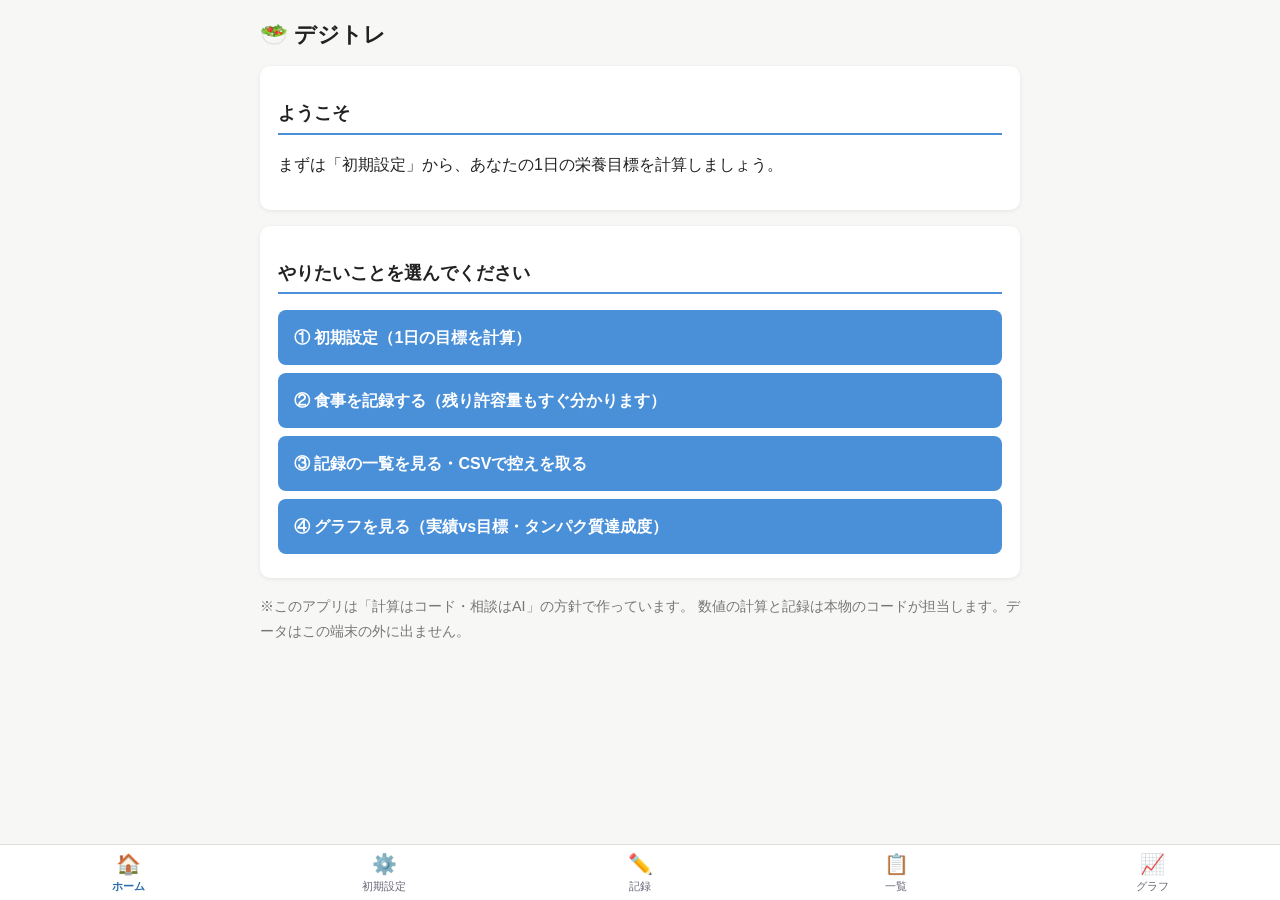
<file: docs/index.html>
<!DOCTYPE html>
<!--
  デジトレ PWA版：唯一のHTML（1枚のページの中で画面を切り替える方式＝SPA）

  PC版（Flask）はページを行き来するたびにサーバーがHTMLを作っていたが、
  PWA版はサーバーが無いので、全画面をこの1枚に用意しておき、
  app.js が「いま見せる画面」だけを表示する（他は hidden で隠す）。
-->
<html lang="ja">
<head>
  <meta charset="utf-8">
  <!-- viewport-fit=cover：iPhoneの画面の丸い角・ノッチまで使う宣言（下のタブバー配置に必要） -->
  <meta name="viewport" content="width=device-width, initial-scale=1, viewport-fit=cover">
  <title>デジトレ</title>

  <!-- PWAの設定ファイル（アプリ名・アイコン・全画面表示などの宣言） -->
  <link rel="manifest" href="manifest.webmanifest">
  <meta name="theme-color" content="#4a90d9">

  <!-- iPhoneで「ホーム画面に追加」したときのアイコンとアプリ扱いの宣言 -->
  <link rel="apple-touch-icon" href="icons/apple-touch-icon.png">
  <meta name="apple-mobile-web-app-capable" content="yes">
  <meta name="mobile-web-app-capable" content="yes">
  <meta name="apple-mobile-web-app-title" content="デジトレ">
  <meta name="apple-mobile-web-app-status-bar-style" content="default">

  <link rel="icon" href="icons/icon-192.png">
  <link rel="stylesheet" href="style.css">
</head>
<body>
  <h1>🥗 デジトレ</h1>

  <!-- 一言メッセージ（PC版の flash と同じ役目。app.js が出し入れする） -->
  <div id="flash" class="flash" hidden></div>

  <main>
    <!-- ================= 画面①：ホーム（メニュー） ================= -->
    <section id="view-home">
      <div class="card">
        <h2>ようこそ</h2>
        <!-- 初期設定済みなら今の目標、未設定なら案内を app.js が入れる -->
        <div id="home-summary"></div>
      </div>
      <div class="card menu">
        <h2>やりたいことを選んでください</h2>
        <a href="#onboarding">① 初期設定（1日の目標を計算）</a>
        <a href="#record">② 食事を記録する（残り許容量もすぐ分かります）</a>
        <a href="#records">③ 記録の一覧を見る・CSVで控えを取る</a>
        <a href="#charts">④ グラフを見る（実績vs目標・タンパク質達成度）</a>
      </div>
    </section>

    <!-- ================= 画面②：初期設定（オンボーディング） ================= -->
    <section id="view-onboarding" hidden>
      <div class="card">
        <h2>初期設定（あなたの情報）</h2>
        <p class="muted">入力した情報から、1日の目標カロリーとPFC（タンパク質・脂質・炭水化物）を計算します。
           計算も保存も、すべてこの端末の中だけで行われます。</p>

        <form id="onboarding-form">
          <label>性別</label>
          <select name="gender" required>
            <option value="male">男性</option>
            <option value="female">女性</option>
          </select>

          <label>年齢（歳）</label>
          <input type="number" name="age" min="10" max="100" step="1" value="30" required>

          <label>身長（cm）</label>
          <input type="number" name="height" min="100" max="250" step="0.1" value="170" required>

          <label>現在の体重（kg）</label>
          <input type="number" name="weight" min="20" max="300" step="0.1" value="65" required>

          <label>活動強度（1.2＝低い 〜 1.9＝高い）</label>
          <input type="number" name="activity_level" min="1.2" max="1.9" step="0.05" value="1.5" required>

          <label>目的（1日のカロリー増減）</label>
          <select name="goal_offset" required>
            <option value="-250">減量・ゆっくり（-250kcal）</option>
            <option value="-500" selected>減量・標準（-500kcal）</option>
            <option value="-750">減量・ハイペース（-750kcal）</option>
            <option value="0">維持（±0kcal）</option>
            <option value="250">増量・標準（+250kcal）</option>
            <option value="500">増量・しっかり（+500kcal）</option>
          </select>

          <label>PFC戦略</label>
          <select name="strategy" required>
            <option value="①ウェルネス">①ウェルネス（バランス重視）</option>
            <option value="②ヘルスケア">②ヘルスケア（たんぱく質しっかり）</option>
            <option value="③ダイエット特化" selected>③ダイエット特化（高P・低F）</option>
            <option value="④筋肥大・競技者">④筋肥大・競技者（P最大）</option>
          </select>

          <button type="submit">この内容で目標を計算する</button>
        </form>
      </div>
    </section>

    <!-- ================= 画面③：目標の計算結果 ================= -->
    <section id="view-result" hidden>
      <div class="card">
        <h2>あなたの1日の目標</h2>
        <table>
          <tr><td class="text">BMR（基礎代謝量＝何もしなくても使うカロリー）</td>
              <td class="num"><span id="r-bmr"></span> kcal</td></tr>
          <tr><td class="text">TDEE（1日の総消費カロリー）</td>
              <td class="num"><span id="r-tdee"></span> kcal</td></tr>
          <tr><td class="text"><strong>目標カロリー</strong></td>
              <td class="num"><strong><span id="r-kcal"></span> kcal</strong></td></tr>
          <tr><td class="text">P タンパク質</td><td class="num"><span id="r-p"></span> g</td></tr>
          <tr><td class="text">F 脂質</td><td class="num"><span id="r-f"></span> g</td></tr>
          <tr><td class="text">C 炭水化物</td><td class="num"><span id="r-c"></span> g</td></tr>
        </table>
      </div>

      <!-- ⑥ 安全警告：極端な設定なら赤く警告、ふつうなら安心メッセージ -->
      <div class="card" id="safety-card">
        <h2>安全チェック</h2>
        <p id="safety-text"></p>
      </div>

      <div class="card">
        <p>目標が決まりました。次は <a href="#record">食事を記録</a>してみましょう。</p>
      </div>
    </section>

    <!-- ================= 画面④：食事を記録 ================= -->
    <section id="view-record" hidden>
      <div class="card">
        <h2>食事を記録する</h2>
        <p class="muted">食べたものを「食品名 グラム」の形で1行ずつ入力してください。
           計算すると「残り許容量」も表示し、この端末に保存します。</p>

        <form id="record-form">
          <label>日付</label>
          <input type="date" name="date">

          <label>体重（kg・未入力なら初期設定の <span id="record-weight-hint"></span>kg を使います）</label>
          <input type="number" name="weight" min="20" max="300" step="0.1">

          <label>メニュー名（例：鶏むね定食）</label>
          <input type="text" name="menu" placeholder="食事">

          <label>食べたもの（1行に「食品名 グラム」）</label>
          <textarea name="meal" placeholder="ごはん（精白米） 200&#10;鶏むね肉（皮なし・生） 150&#10;卵（全卵・生） 50"></textarea>

          <label>判定・備考（空ならカロリーの過不足を自動で記録します）</label>
          <input type="text" name="note" placeholder="（任意）">

          <button type="submit">計算して記録する</button>
        </form>
      </div>

      <div class="card">
        <h2>登録済みの食品名（タップで入力欄に追加）</h2>
        <p class="muted">食品名をタップすると、上の「食べたもの」欄に1行追加されます。
           続けてグラム数を入力してください（量は100gあたりの値から自動で換算します）。</p>
        <ul class="food-list" id="food-list"></ul>
      </div>
    </section>

    <!-- ================= 画面⑤：記録しました（結果） ================= -->
    <section id="view-record-done" hidden>
      <div class="card">
        <h2 id="done-title"></h2>
        <table>
          <tr><th class="text">項目</th><th>実績（食べた量）</th><th>残り許容量</th></tr>
          <tr><td class="text">カロリー</td>
              <td class="num" id="done-kcal-in"></td><td class="num" id="done-kcal-rem"></td></tr>
          <tr><td class="text">P タンパク質</td>
              <td class="num" id="done-p-in"></td><td class="num" id="done-p-rem"></td></tr>
          <tr><td class="text">F 脂質</td>
              <td class="num" id="done-f-in"></td><td class="num" id="done-f-rem"></td></tr>
          <tr><td class="text">C 炭水化物</td>
              <td class="num" id="done-c-in"></td><td class="num" id="done-c-rem"></td></tr>
        </table>
        <p class="muted">「残り許容量」は 目標 − 実績 です。プラス＝まだ食べてよい量、
           マイナス＝食べ過ぎ（オーバー）を表します。</p>
      </div>
      <div class="card">
        <p>続けて <a href="#record">もう1食 記録する</a> ／
           <a href="#charts">グラフを見る</a> ／
           <a href="#records">記録一覧を見る</a></p>
      </div>
    </section>

    <!-- ================= 画面⑥：記録の一覧＋CSV入出力 ================= -->
    <section id="view-records" hidden>
      <div class="card">
        <h2>記録の一覧</h2>
        <div id="records-container"></div>
      </div>

      <div class="card">
        <h2>データの控え（CSV）</h2>
        <p class="muted">記録はこの端末の中だけに保存されています。Safariのデータ消去などで
           消えることがあるため、ときどきCSV（PC版の records.csv と同じ形式）で控えを取ってください。</p>
        <button type="button" id="export-csv">CSVを書き出す（エクスポート）</button>

        <label>CSVの取り込み（records.csv の中身を貼り付け、またはファイルを選択）</label>
        <input type="file" id="import-file" accept=".csv,text/csv">
        <textarea id="import-text" placeholder="日付,体重,メニュー名,合計kcal,..."></textarea>
        <button type="button" id="import-btn" class="secondary">取り込む（今の記録と置き換え）</button>
      </div>
    </section>

    <!-- ================= 画面⑦：グラフ ================= -->
    <section id="view-charts" hidden>
      <div class="card">
        <h2>グラフ</h2>
        <p class="muted">この端末に保存された記録をもとに、開くたびに作り直しています。</p>

        <h3>① カロリー：実績 vs 目標</h3>
        <div class="chart-box"><canvas id="chart-calories"></canvas></div>

        <h3>② タンパク質(P) の達成度</h3>
        <div class="chart-box"><canvas id="chart-protein"></canvas></div>
      </div>
    </section>
  </main>

  <p class="muted footer-note">※このアプリは「計算はコード・相談はAI」の方針で作っています。
     数値の計算と記録は本物のコードが担当します。データはこの端末の外に出ません。</p>

  <!-- 画面下の切り替えバー（iPhoneアプリでおなじみのタブバー） -->
  <nav class="tabbar">
    <a href="#home" data-view="home"><span class="icon">🏠</span>ホーム</a>
    <a href="#onboarding" data-view="onboarding"><span class="icon">⚙️</span>初期設定</a>
    <a href="#record" data-view="record"><span class="icon">✏️</span>記録</a>
    <a href="#records" data-view="records"><span class="icon">📋</span>一覧</a>
    <a href="#charts" data-view="charts"><span class="icon">📈</span>グラフ</a>
  </nav>

  <!-- 部品の読み込み。計算（移植したロジック）→保存→グラフ→画面制御 の順 -->
  <script src="foods.js"></script>
  <script src="targets.js"></script>
  <script src="intake.js"></script>
  <script src="consult.js"></script>
  <script src="safety.js"></script>
  <script src="storage.js"></script>
  <script src="vendor/chart.umd.js"></script>
  <script src="charts.js"></script>
  <script src="app.js"></script>
</body>
</html>
</file>
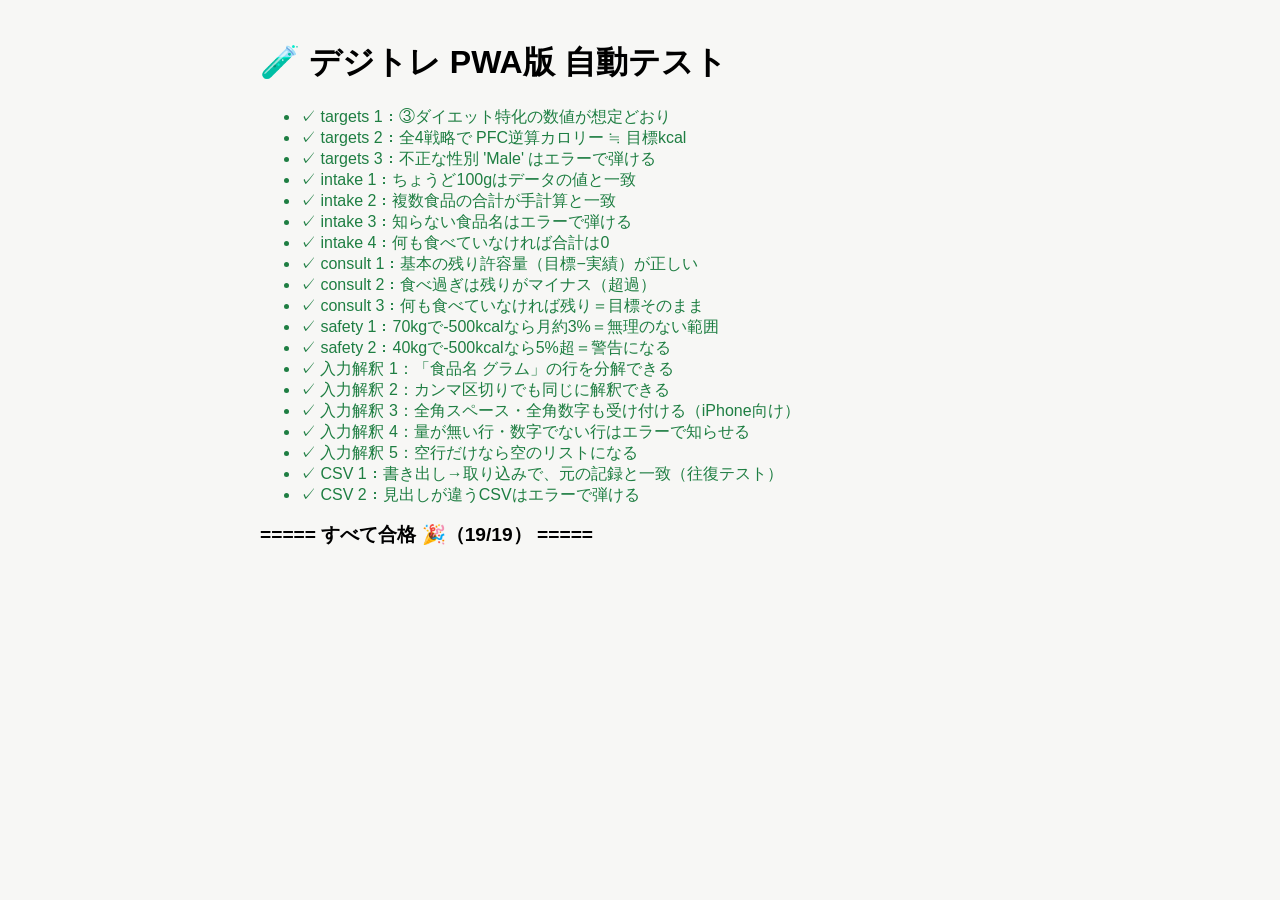
<file: docs/test.html>
<!DOCTYPE html>
<!--
  デジトレ PWA版：自動テストのページ

  このページをブラウザで開くと、移植した計算ロジックのテストが自動で走り、
  結果が ✓（合格）/ ✗（不合格）で一覧表示される。
  内容は PC版の test_targets.py / test_intake.py / test_consult.py と同じ検証＋
  PWA版で追加した部品（入力の解釈・CSV変換・安全判定）のテスト。

  ★Python版とJavaScript版で「同じ計算・同じ結果」を守るための命綱。
    計算ロジックを直したときは、必ずこのページと Python 側のテストの両方を確認する。
-->
<html lang="ja">
<head>
  <meta charset="utf-8">
  <meta name="viewport" content="width=device-width, initial-scale=1">
  <title>デジトレ PWA版 自動テスト</title>
  <style>
    body { font-family: "Hiragino Sans", "Yu Gothic", "Meiryo", sans-serif;
           max-width: 760px; margin: 0 auto; padding: 20px; background: #f7f7f5; }
    li.pass { color: #1e7e42; }
    li.fail { color: #c0392b; font-weight: bold; }
    #summary { font-size: 1.2rem; font-weight: bold; margin-top: 16px; }
  </style>
</head>
<body>
  <h1>🧪 デジトレ PWA版 自動テスト</h1>
  <ul id="results"></ul>
  <p id="summary"></p>

  <!-- テスト対象の部品を読み込む（アプリ本体 app.js は画面用なので読み込まない） -->
  <script src="foods.js"></script>
  <script src="targets.js"></script>
  <script src="intake.js"></script>
  <script src="consult.js"></script>
  <script src="safety.js"></script>
  <script src="storage.js"></script>

  <script>
    // ---------------- テスト用の小さな部品 ----------------

    // 条件が成り立たなければエラーで止める（Python の assert と同じ）
    function assert(condition, message) {
      if (!condition) throw new Error(message || "assertが失敗しました");
    }

    // 2つの数が「ほぼ等しい」か（小数計算の極小誤差を許して比べる）
    function approxEqual(a, b, tol) {
      return Math.abs(a - b) < (tol === undefined ? 0.01 : tol);
    }

    // 共通のテスト人物（test_targets.py と同じ）
    const person = {
      gender: "male", age: 30, height: 170, weight: 70,
      activity_level: 1.5, goal_offset: -500,
    };

    // ---------------- テスト本体 ----------------
    const tests = [

      // ===== targets（test_targets.py と同じ3件） =====
      ["targets 1：③ダイエット特化の数値が想定どおり", () => {
        const r = calculateDailyTargets({ ...person, strategy: "③ダイエット特化" });
        assert(approxEqual(r["BMR"], 1617.5), `BMRが想定外: ${r["BMR"]}`);
        assert(approxEqual(r["TDEE"], 2426.25), `TDEEが想定外: ${r["TDEE"]}`);
        assert(approxEqual(r["Target Kcal"], 1926.25), `目標kcalが想定外: ${r["Target Kcal"]}`);
        assert(approxEqual(r["P(g)"], 144.46875), `Pが想定外: ${r["P(g)"]}`);
        assert(approxEqual(r["F(g)"], 42.80555556), `Fが想定外: ${r["F(g)"]}`);
        assert(approxEqual(r["C(g)"], 240.78125), `Cが想定外: ${r["C(g)"]}`);
      }],

      ["targets 2：全4戦略で PFC逆算カロリー ≒ 目標kcal", () => {
        for (const strategy of Object.keys(STRATEGIES)) {
          const r = calculateDailyTargets({ ...person, strategy });
          const kcalFromPfc = r["P(g)"] * KCAL_PER_GRAM.P
            + r["F(g)"] * KCAL_PER_GRAM.F + r["C(g)"] * KCAL_PER_GRAM.C;
          assert(approxEqual(kcalFromPfc, r["Target Kcal"], 0.1),
            `${strategy}: PFC逆算${kcalFromPfc} と 目標${r["Target Kcal"]} がズレている`);
        }
      }],

      ["targets 3：不正な性別 'Male' はエラーで弾ける", () => {
        let raised = false;
        try {
          calculateDailyTargets({ ...person, gender: "Male", strategy: "①ウェルネス" });
        } catch (e) { raised = true; }
        assert(raised, "不正な性別なのにエラーが出なかった");
      }],

      // ===== intake（test_intake.py と同じ4件） =====
      ["intake 1：ちょうど100gはデータの値と一致", () => {
        const r = calculateIntake([["ごはん（精白米）", 100]]);
        assert(approxEqual(r.kcal, 156), `kcal想定外: ${r.kcal}`);
        assert(approxEqual(r.P, 2.5), `P想定外: ${r.P}`);
        assert(approxEqual(r.F, 0.3), `F想定外: ${r.F}`);
        assert(approxEqual(r.C, 37.1), `C想定外: ${r.C}`);
      }],

      ["intake 2：複数食品の合計が手計算と一致", () => {
        // ごはん200g（倍率2）＋卵50g（倍率0.5）→ kcal383, P11.1, F5.7, C74.4
        const r = calculateIntake([["ごはん（精白米）", 200], ["卵（全卵・生）", 50]]);
        assert(approxEqual(r.kcal, 383), `kcal想定外: ${r.kcal}`);
        assert(approxEqual(r.P, 11.1), `P想定外: ${r.P}`);
        assert(approxEqual(r.F, 5.7), `F想定外: ${r.F}`);
        assert(approxEqual(r.C, 74.4), `C想定外: ${r.C}`);
      }],

      ["intake 3：知らない食品名はエラーで弾ける", () => {
        let raised = false;
        try { calculateIntake([["存在しない食品", 100]]); } catch (e) { raised = true; }
        assert(raised, "知らない食品名なのにエラーが出なかった");
      }],

      ["intake 4：何も食べていなければ合計は0", () => {
        const r = calculateIntake([]);
        assert(r.kcal === 0 && r.P === 0 && r.F === 0 && r.C === 0, `空なのに0でない: ${JSON.stringify(r)}`);
      }],

      // ===== consult（test_consult.py と同じ3件） =====
      ["consult 1：基本の残り許容量（目標−実績）が正しい", () => {
        const TARGETS = { "Target Kcal": 2000.0, "P(g)": 150.0, "F(g)": 50.0, "C(g)": 250.0 };
        const r = calculateRemaining(TARGETS, { kcal: 1200.0, P: 90.0, F: 30.0, C: 150.0 });
        assert(approxEqual(r.kcal, 800.0), `kcal残り想定外: ${r.kcal}`);
        assert(approxEqual(r.P, 60.0), `P残り想定外: ${r.P}`);
        assert(approxEqual(r.F, 20.0), `F残り想定外: ${r.F}`);
        assert(approxEqual(r.C, 100.0), `C残り想定外: ${r.C}`);
      }],

      ["consult 2：食べ過ぎは残りがマイナス（超過）", () => {
        const TARGETS = { "Target Kcal": 2000.0, "P(g)": 150.0, "F(g)": 50.0, "C(g)": 250.0 };
        const r = calculateRemaining(TARGETS, { kcal: 2300.0, P: 100.0, F: 70.0, C: 280.0 });
        assert(r.kcal < 0, `超過なのにkcalがマイナスでない: ${r.kcal}`);
        assert(approxEqual(r.kcal, -300.0), `超過kcal想定外: ${r.kcal}`);
        assert(approxEqual(r.F, -20.0), `超過F想定外: ${r.F}`);
      }],

      ["consult 3：何も食べていなければ残り＝目標そのまま", () => {
        const TARGETS = { "Target Kcal": 2000.0, "P(g)": 150.0, "F(g)": 50.0, "C(g)": 250.0 };
        const r = calculateRemaining(TARGETS, { kcal: 0.0, P: 0.0, F: 0.0, C: 0.0 });
        assert(approxEqual(r.kcal, 2000.0), `kcal想定外: ${r.kcal}`);
        assert(approxEqual(r.P, 150.0), `P想定外: ${r.P}`);
      }],

      // ===== safety（PWA版で追加。safety.py の式どおりかを検証） =====
      ["safety 1：70kgで-500kcalなら月約3%＝無理のない範囲", () => {
        const s = evaluateSafety(70, -500);
        // 月の変化 = -500*30/7200 = -2.0833…kg、割合 = 2.0833/70*100 = 2.976…%
        assert(approxEqual(s.monthly_change_kg, -2.083333), `月変化想定外: ${s.monthly_change_kg}`);
        assert(approxEqual(s.percent, 2.97619), `割合想定外: ${s.percent}`);
        assert(s.is_extreme === false, "5%未満なのに警告になっている");
      }],

      ["safety 2：40kgで-500kcalなら5%超＝警告になる", () => {
        const s = evaluateSafety(40, -500);
        assert(approxEqual(s.percent, 5.208333), `割合想定外: ${s.percent}`);
        assert(s.is_extreme === true, "5%超なのに警告になっていない");
      }],

      // ===== parseMealText（PWA版で追加。入力の解釈） =====
      ["入力解釈 1：「食品名 グラム」の行を分解できる", () => {
        const items = parseMealText("ごはん（精白米） 200\n卵（全卵・生） 50");
        assert(items.length === 2, `件数想定外: ${items.length}`);
        assert(items[0][0] === "ごはん（精白米）" && items[0][1] === 200, `1行目想定外: ${items[0]}`);
        assert(items[1][0] === "卵（全卵・生）" && items[1][1] === 50, `2行目想定外: ${items[1]}`);
      }],

      ["入力解釈 2：カンマ区切りでも同じに解釈できる", () => {
        const items = parseMealText("ごはん（精白米）,200");
        assert(items[0][0] === "ごはん（精白米）" && items[0][1] === 200, `想定外: ${items[0]}`);
      }],

      ["入力解釈 3：全角スペース・全角数字も受け付ける（iPhone向け）", () => {
        const items = parseMealText("ごはん（精白米）　２００");
        assert(items[0][0] === "ごはん（精白米）" && items[0][1] === 200, `想定外: ${items[0]}`);
      }],

      ["入力解釈 4：量が無い行・数字でない行はエラーで知らせる", () => {
        let raised = 0;
        try { parseMealText("ごはん（精白米）"); } catch (e) { raised++; }
        try { parseMealText("ごはん（精白米） たくさん"); } catch (e) { raised++; }
        assert(raised === 2, `エラーになるべき2件のうち ${raised} 件しかエラーにならない`);
      }],

      ["入力解釈 5：空行だけなら空のリストになる", () => {
        assert(parseMealText("\n  \n").length === 0, "空行だけなのに品目が出た");
      }],

      // ===== CSV変換（PWA版で追加。PC版 records.csv との往復） =====
      ["CSV 1：書き出し→取り込みで、元の記録と一致（往復テスト）", () => {
        const records = [
          { "日付": "2026-07-06", "体重": 70, "メニュー名": "鶏むね定食",
            "合計kcal": 626.5, "P(g)": 57.7, "F(g)": 8.55, "C(g)": 74.55,
            "目標kcal": 1926.25, "目標P(g)": 144.46875, "判定/備考": "目標内" },
          // カンマや引用符が混ざっても壊れないかも確かめる
          { "日付": "2026-07-07", "体重": null, "メニュー名": 'カレー,大盛り "特製"',
            "合計kcal": 900, "P(g)": 30, "F(g)": 25, "C(g)": 120,
            "目標kcal": 1926.25, "目標P(g)": 144.46875, "判定/備考": "オーバー" },
        ];
        const back = csvToRecords(recordsToCsv(records));
        assert(JSON.stringify(back) === JSON.stringify(records),
          "往復で内容が変わった:\n" + JSON.stringify(back));
      }],

      ["CSV 2：見出しが違うCSVはエラーで弾ける", () => {
        let raised = false;
        try { csvToRecords("日付,体重\n2026-07-06,70"); } catch (e) { raised = true; }
        assert(raised, "見出し違いなのにエラーが出なかった");
      }],
    ];

    // ---------------- 実行と結果表示 ----------------
    const list = document.getElementById("results");
    let passed = 0;

    for (const [name, fn] of tests) {
      const li = document.createElement("li");
      try {
        fn();
        li.textContent = `✓ ${name}`;
        li.className = "pass";
        passed++;
      } catch (e) {
        li.textContent = `✗ ${name} — ${e.message}`;
        li.className = "fail";
      }
      list.appendChild(li);
    }

    const summary = document.getElementById("summary");
    summary.textContent = passed === tests.length
      ? `===== すべて合格 🎉（${passed}/${tests.length}） =====`
      : `⚠ ${tests.length - passed} 件 不合格（合格 ${passed}/${tests.length}）`;
  </script>
</body>
</html>
</file>
<file: docs/style.css>
/* =====================================================================
   デジトレ PWA版の見た目（CSS）

   PC版（templates/base.html の <style>）をもとに、iPhoneで使いやすいよう
   ・画面下のタブバー（アプリ風の切り替えボタン）
   ・セーフエリア（＝iPhoneの丸い角やホームバーと重ならない余白）
   を足したもの。色づかいはPC版と同じにして、同じアプリだと分かるようにする。
   ===================================================================== */

body {
  font-family: "Hiragino Sans", "Yu Gothic", "Meiryo", sans-serif;
  max-width: 760px;
  margin: 0 auto;
  padding: 16px;
  /* 下のタブバーに中身が隠れないよう、その分の余白を確保する。
     env(safe-area-inset-bottom) は iPhone のホームバー分の高さ。 */
  padding-bottom: calc(80px + env(safe-area-inset-bottom));
  /* 上もノッチ（画面上の切り欠き）と重ならないようにする */
  padding-top: calc(16px + env(safe-area-inset-top));
  background: #f7f7f5;
  color: #222;
  line-height: 1.7;
}

h1 { font-size: 1.4rem; margin: 0 0 12px; }
h2 { font-size: 1.15rem; border-bottom: 2px solid #4a90d9; padding-bottom: 4px; }
h3 { font-size: 1.0rem; }
a { color: #2a6db0; }

.card {
  background: #fff;
  border-radius: 10px;
  padding: 16px 18px;
  box-shadow: 0 1px 4px rgba(0, 0, 0, 0.08);
  margin-bottom: 16px;
}

/* ホームの大きなメニューボタン */
.menu a {
  display: block;
  padding: 14px 16px;
  margin: 8px 0;
  background: #4a90d9;
  color: #fff;
  border-radius: 8px;
  text-decoration: none;
  font-weight: bold;
}
.menu a:hover { background: #3b78bd; }

label { display: block; margin-top: 12px; font-weight: bold; }
input, select, textarea {
  font-size: 1rem;               /* 16px以上にするとiPhoneで自動ズームされない */
  padding: 9px 10px;
  margin-top: 4px;
  border: 1px solid #ccc;
  border-radius: 6px;
  width: 100%;
  box-sizing: border-box;
  background: #fff;
}
textarea { min-height: 120px; font-family: inherit; }

button {
  margin-top: 18px;
  padding: 12px 20px;
  font-size: 1rem;
  background: #2e9e5b;
  color: #fff;
  border: none;
  border-radius: 8px;
  cursor: pointer;
  font-weight: bold;
}
button:hover { background: #27834c; }
/* 控えめなボタン（取り込みなど、主役でない操作用） */
button.secondary { background: #6a7a8a; }
button.secondary:hover { background: #59687a; }

table { border-collapse: collapse; width: 100%; font-size: 0.9rem; }
th, td { border: 1px solid #ddd; padding: 6px 8px; text-align: right; }
th { background: #eef3f8; }
td.text, th.text { text-align: left; }

/* 記録一覧の表は列が多いので、横にスクロールできる箱に入れる */
.table-wrap { overflow-x: auto; }

.flash {
  background: #fff6d6;
  border: 1px solid #e6c84a;
  border-radius: 8px;
  padding: 10px 14px;
  margin-bottom: 14px;
}
.warn { background: #ffe3e3; border-color: #e07a7a; }

.num { font-variant-numeric: tabular-nums; } /* 数字の幅をそろえて読みやすく */
.muted { color: #777; font-size: 0.9rem; }
.footer-note { margin-top: 4px; }

/* グラフの入れ物（canvasはそのままだと伸び縮みが不安定なため箱で包む） */
.chart-box { position: relative; width: 100%; }

/* 食品名ボタン：ふつうのボタン(緑)と区別する、リンク風の控えめな見た目 */
.food-list { list-style: none; padding: 0; margin: 0; }
.food-list li { display: inline-block; margin: 3px 6px 3px 0; }
.food-name {
  margin-top: 0;
  padding: 6px 10px;
  font-size: 0.95rem;
  font-weight: normal;
  background: #eef3f8;
  color: #2a6db0;
  border: 1px solid #c9d8e8;
}
.food-name:hover { background: #dce8f5; }

/* ================= 画面下のタブバー ================= */
.tabbar {
  position: fixed;              /* スクロールしても画面下に居続ける */
  left: 0;
  right: 0;
  bottom: 0;
  display: flex;
  background: #ffffff;
  border-top: 1px solid #ddd;
  /* iPhoneのホームバー（画面下の横棒）と重ならない余白 */
  padding-bottom: env(safe-area-inset-bottom);
  z-index: 10;
}
.tabbar a {
  flex: 1;                      /* 5つのボタンを等しい幅で並べる */
  text-align: center;
  padding: 6px 0 4px;
  font-size: 0.7rem;
  color: #667;
  text-decoration: none;
}
.tabbar a .icon { display: block; font-size: 1.25rem; line-height: 1.3; }
.tabbar a.active { color: #2a6db0; font-weight: bold; } /* いま開いている画面 */
</file>
